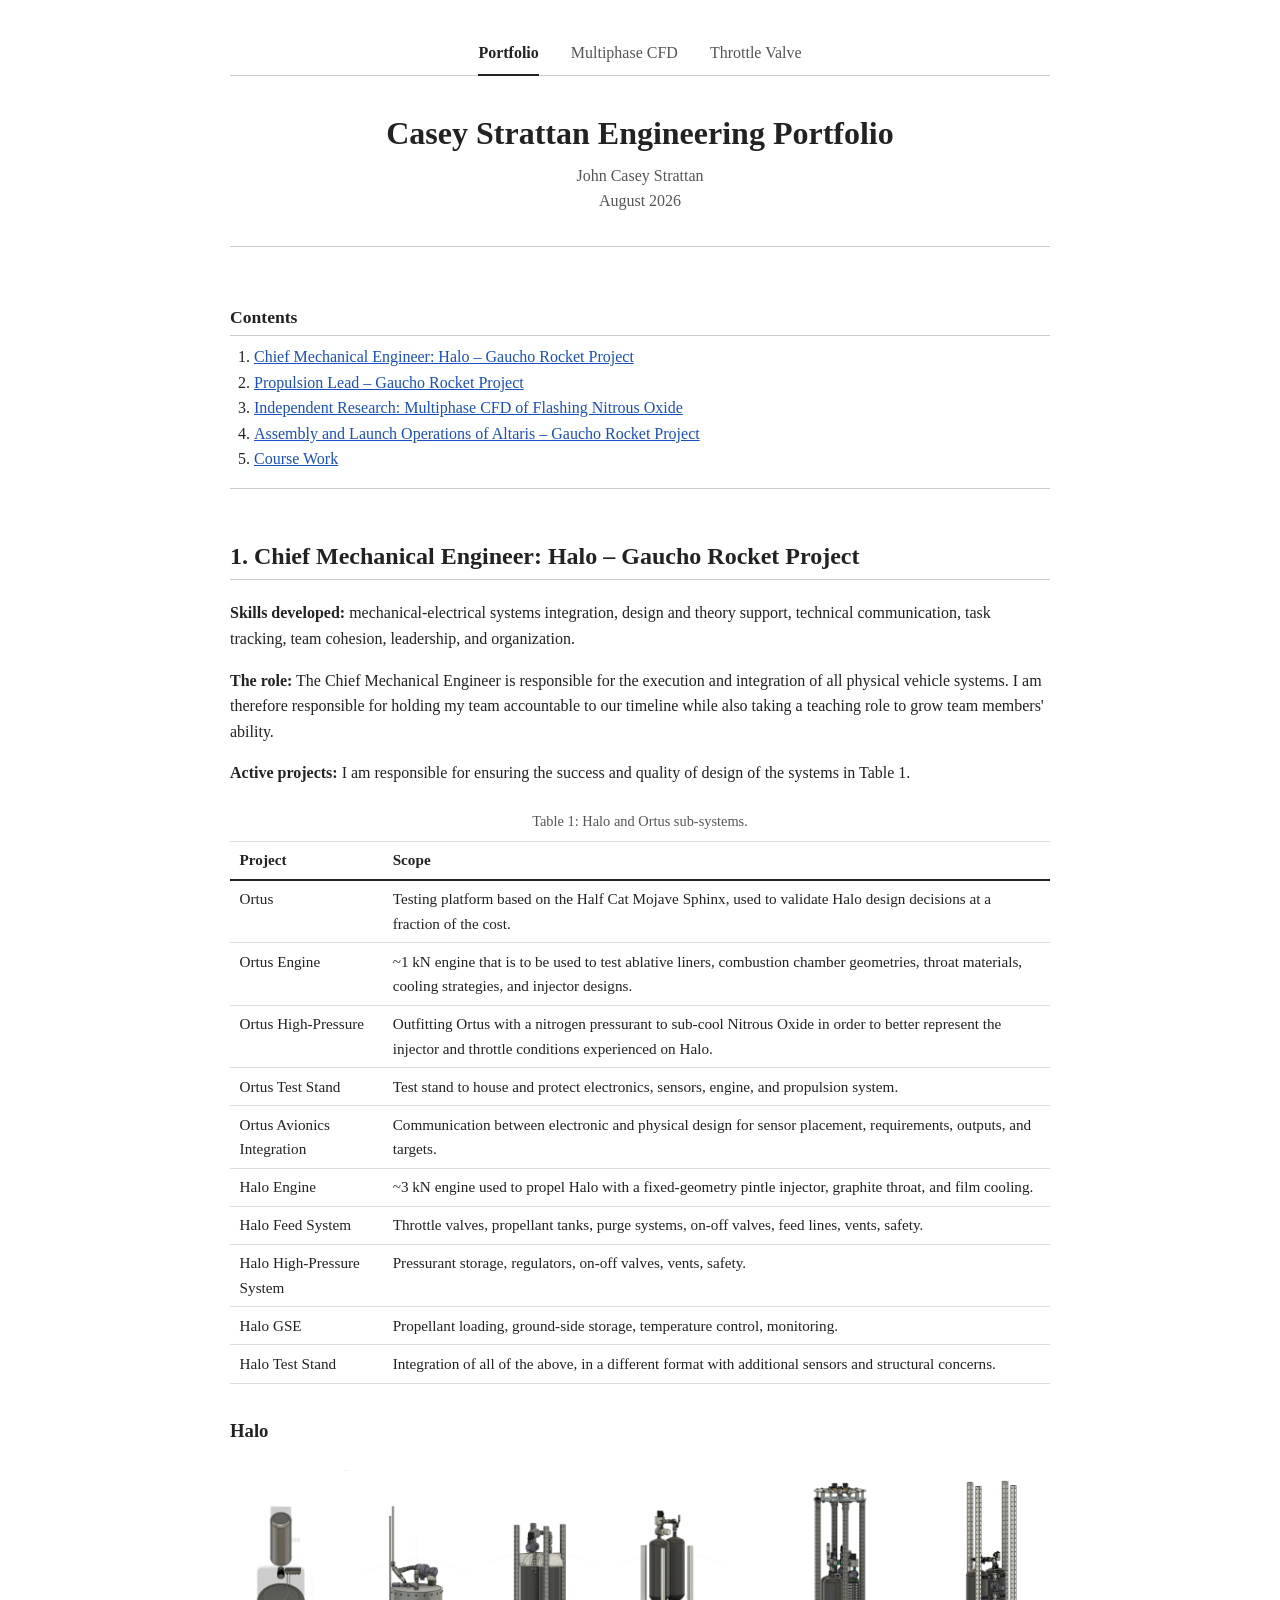
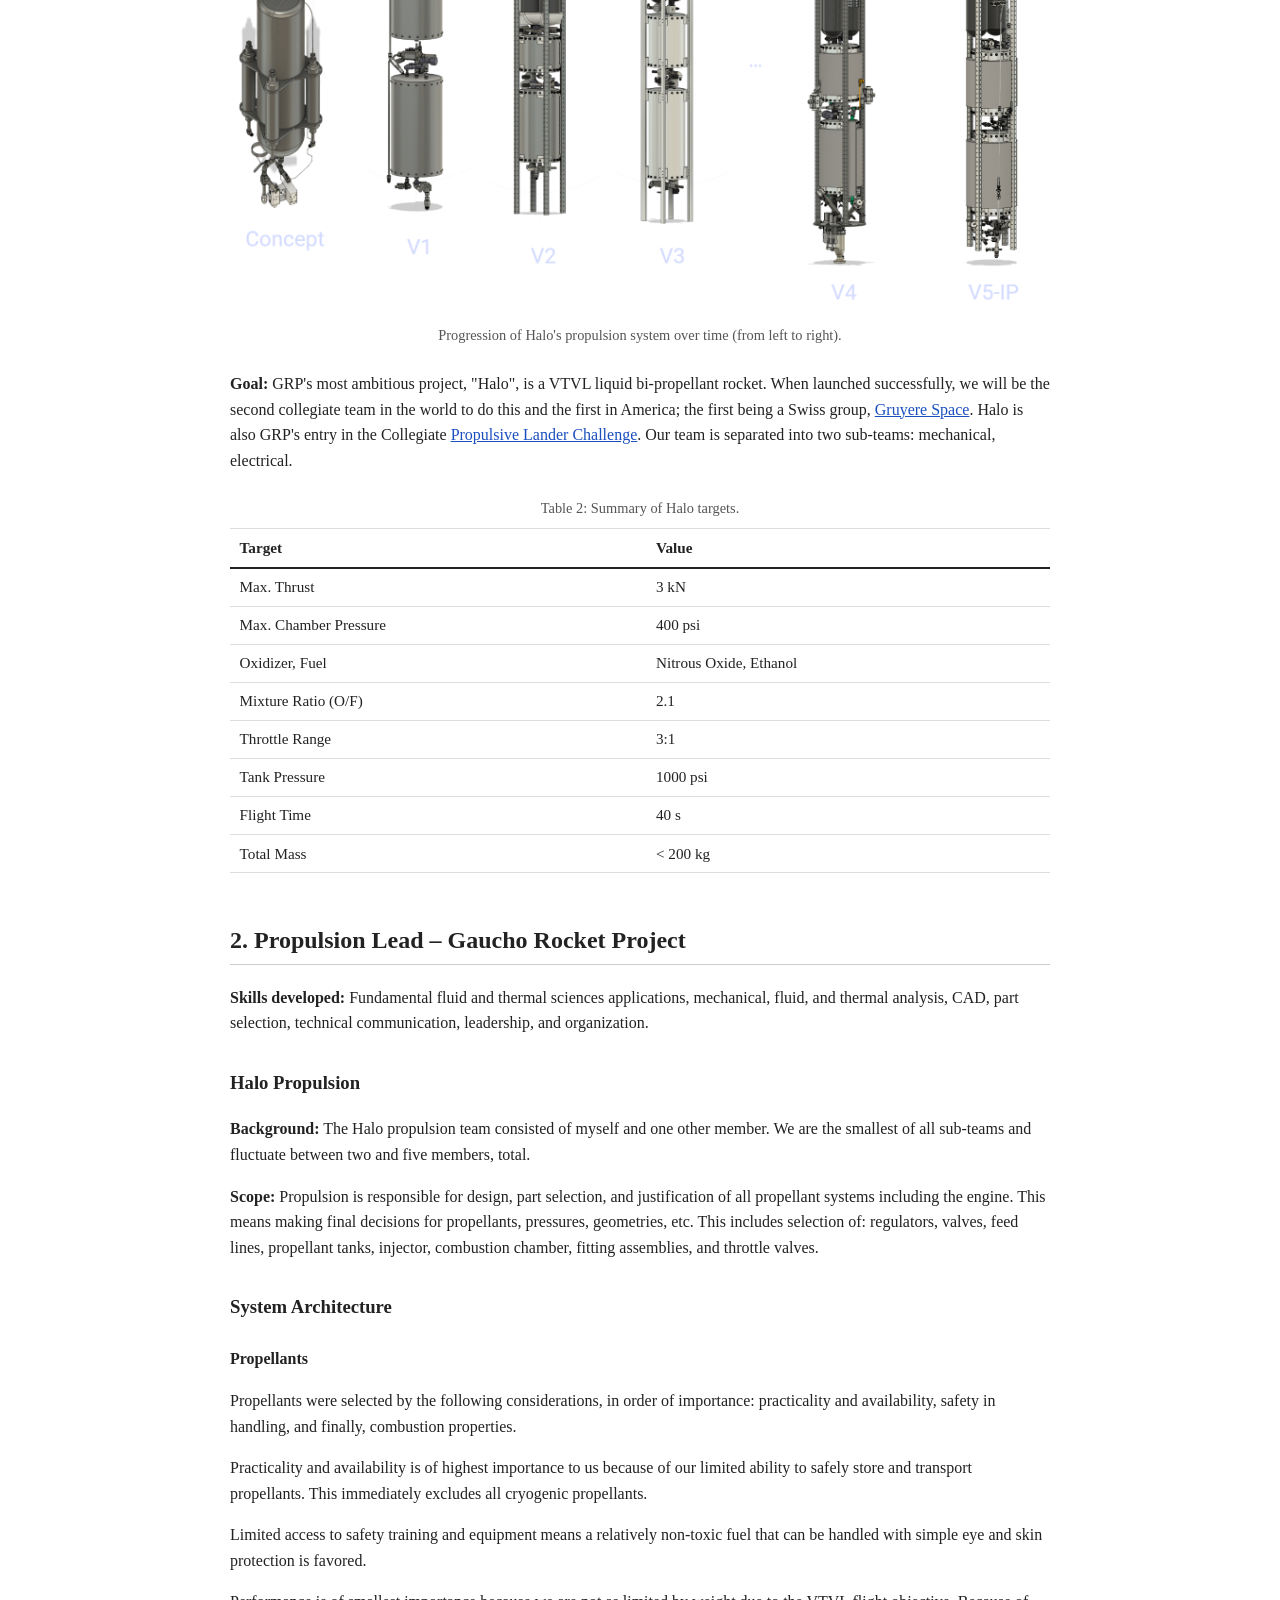
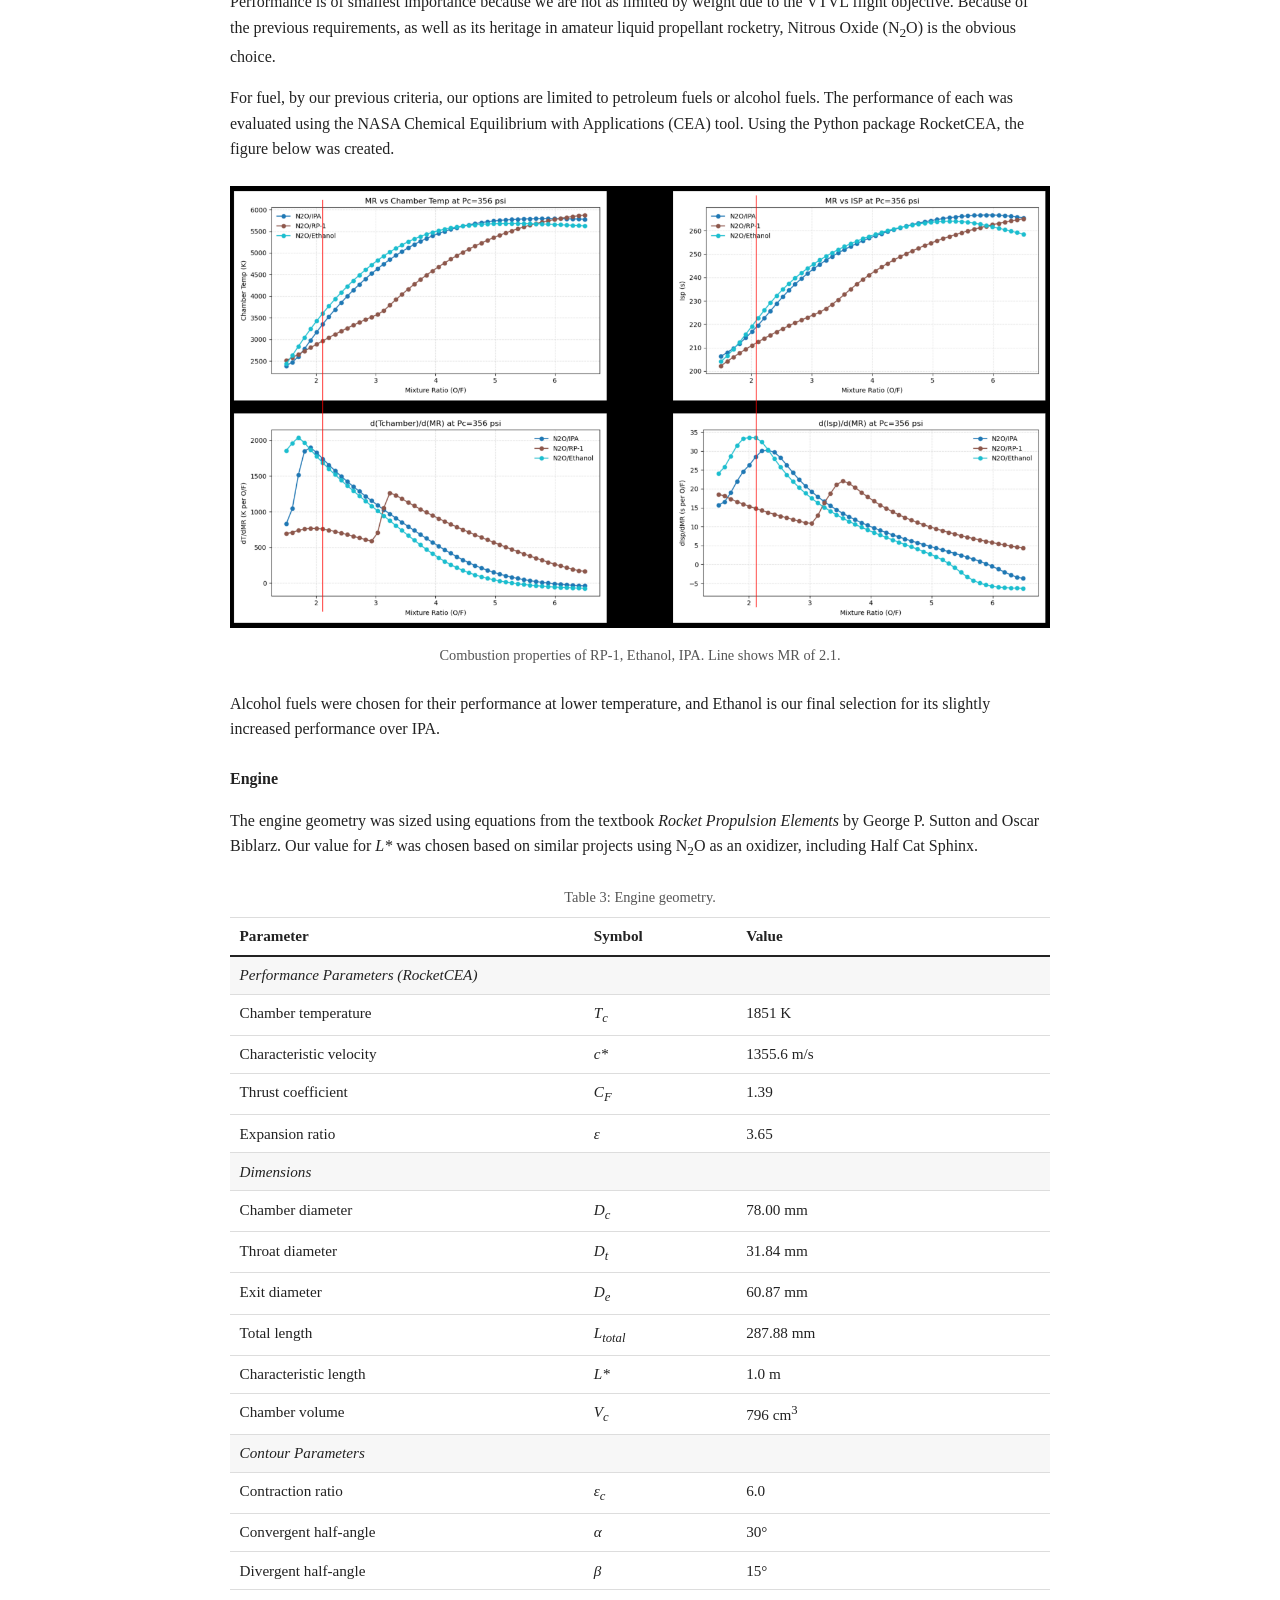
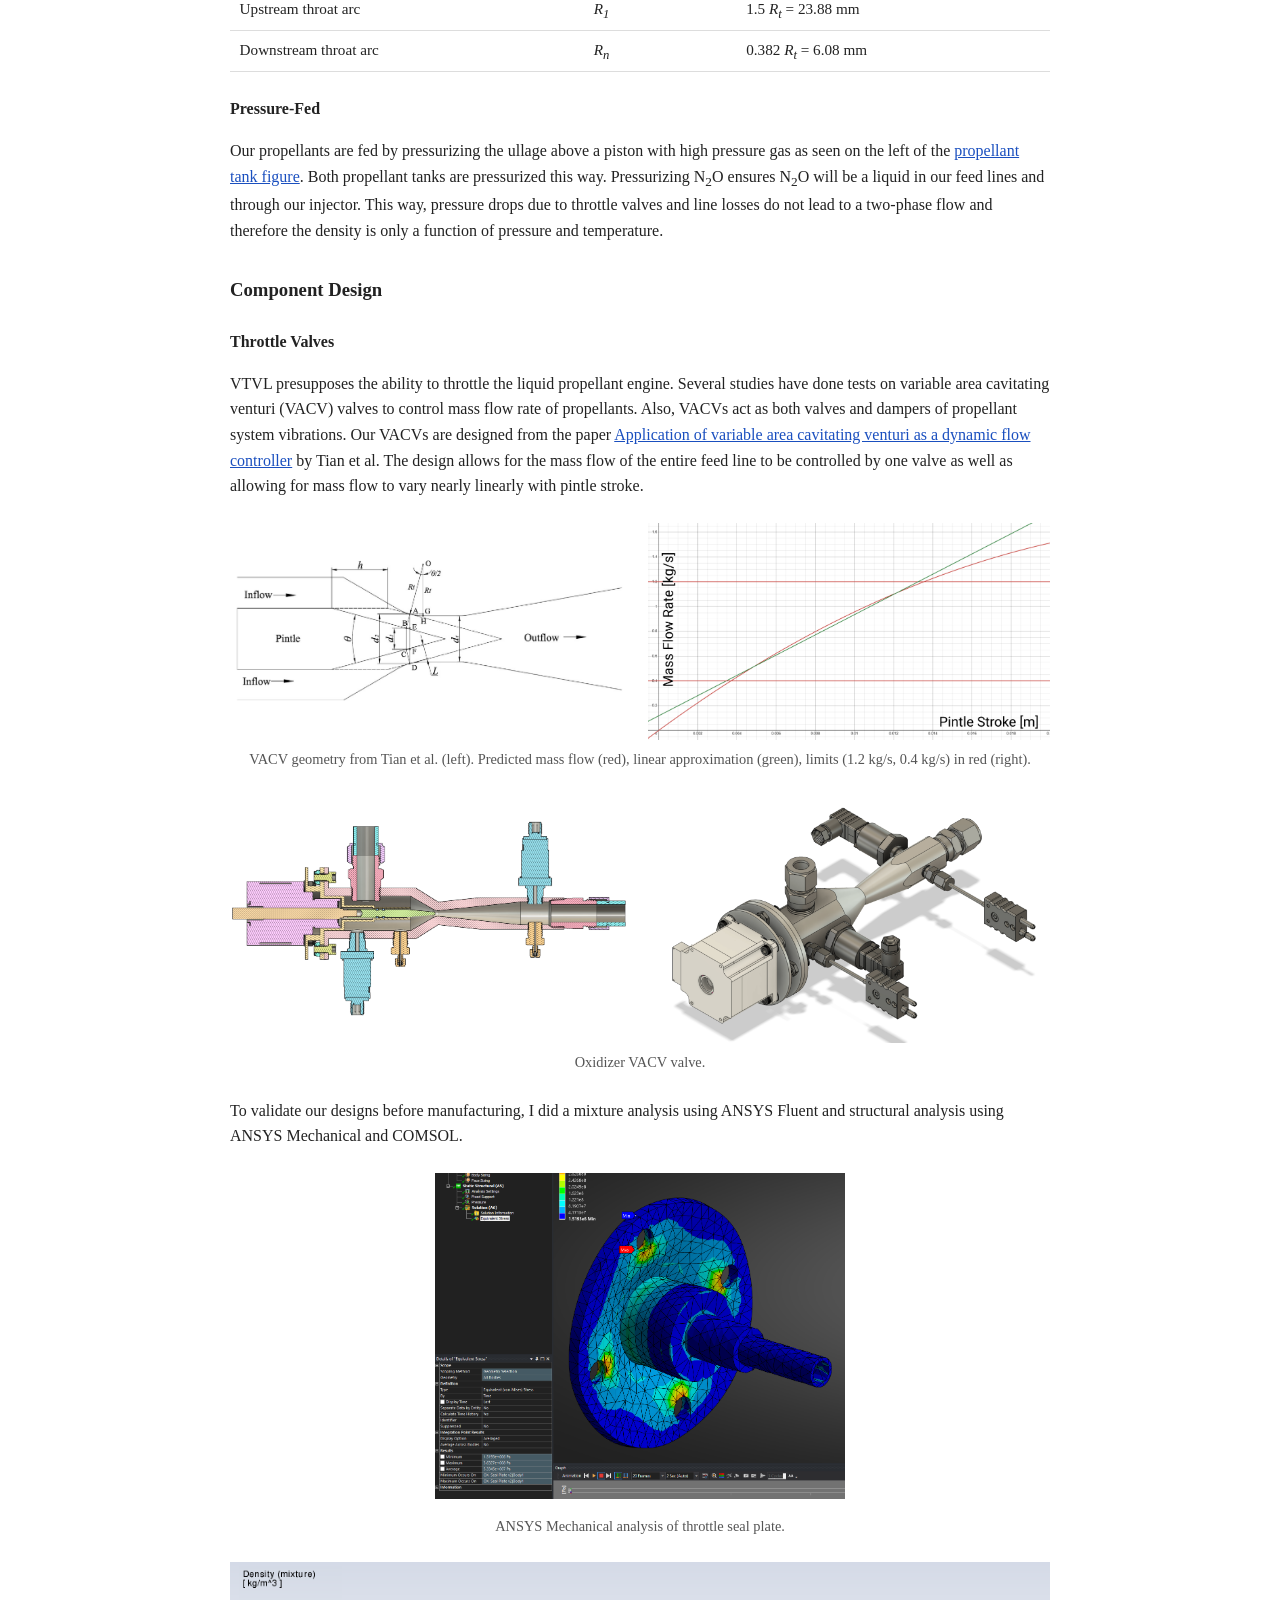
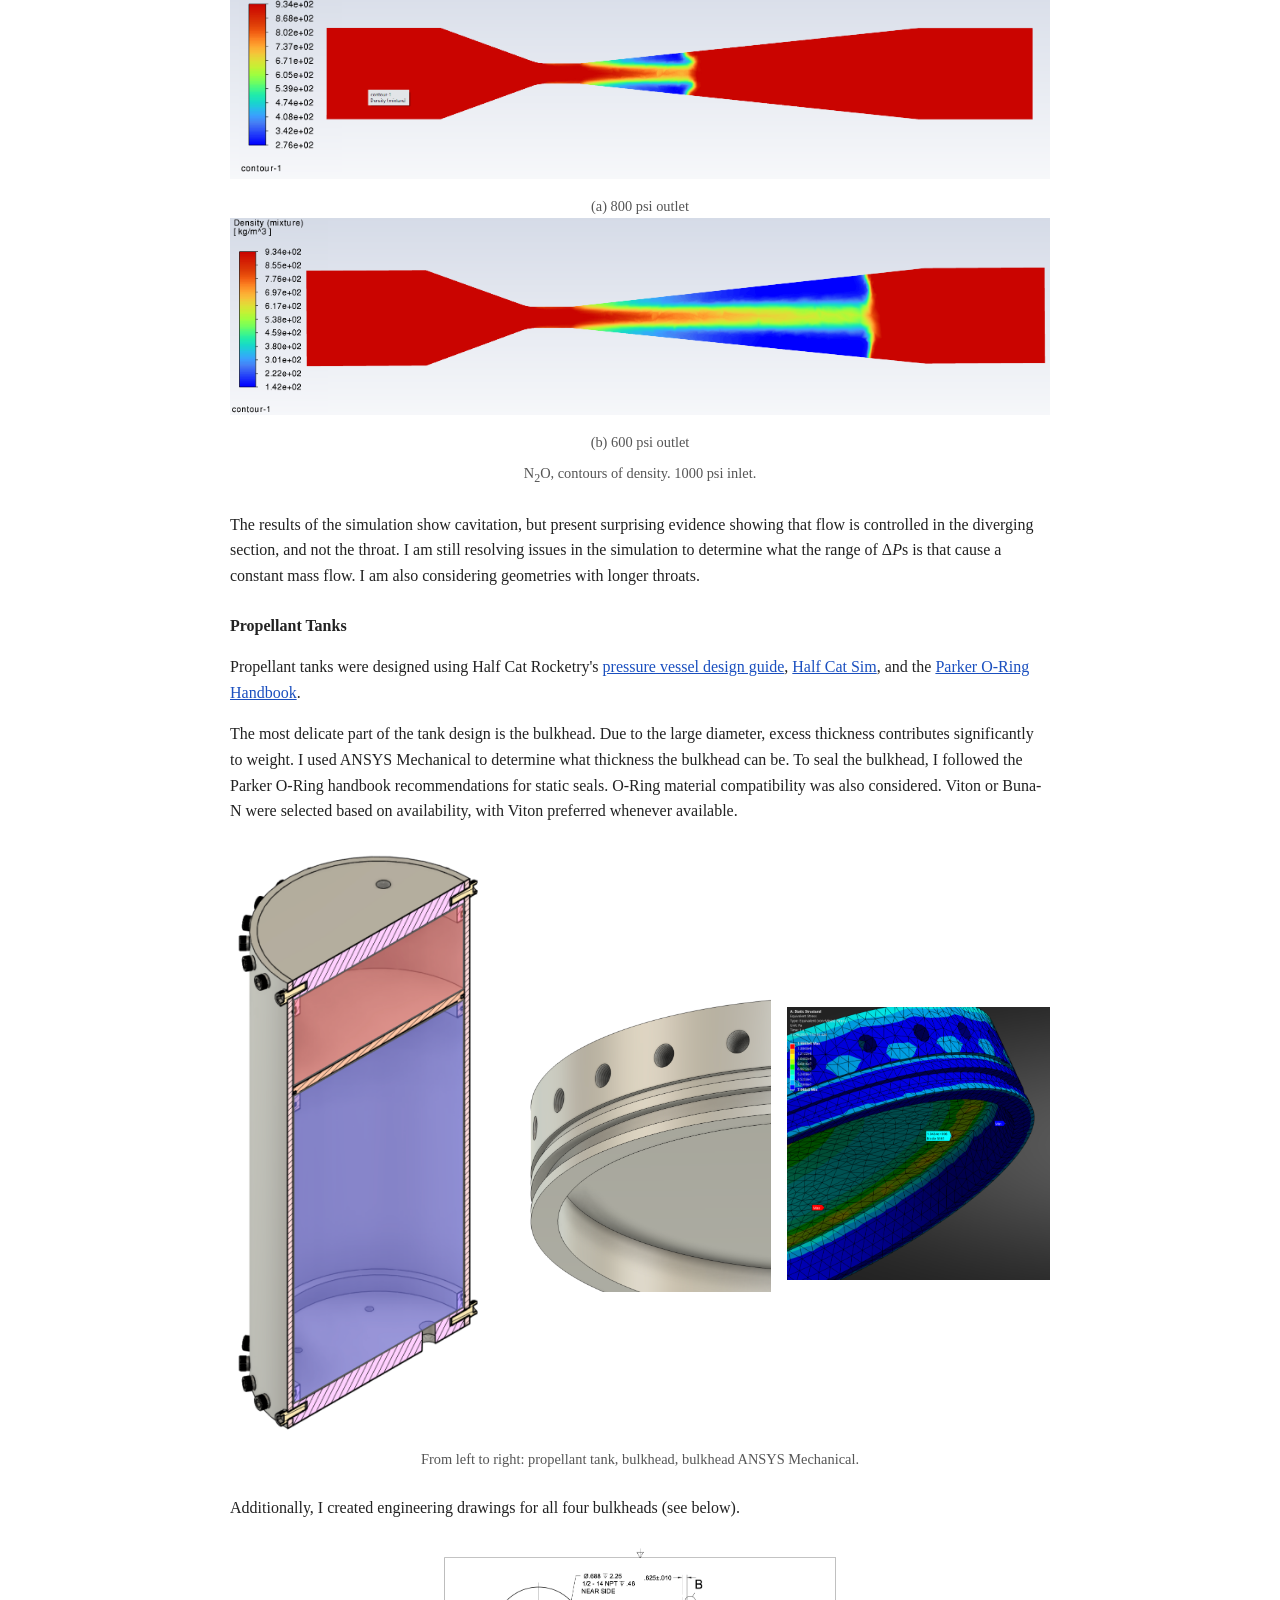
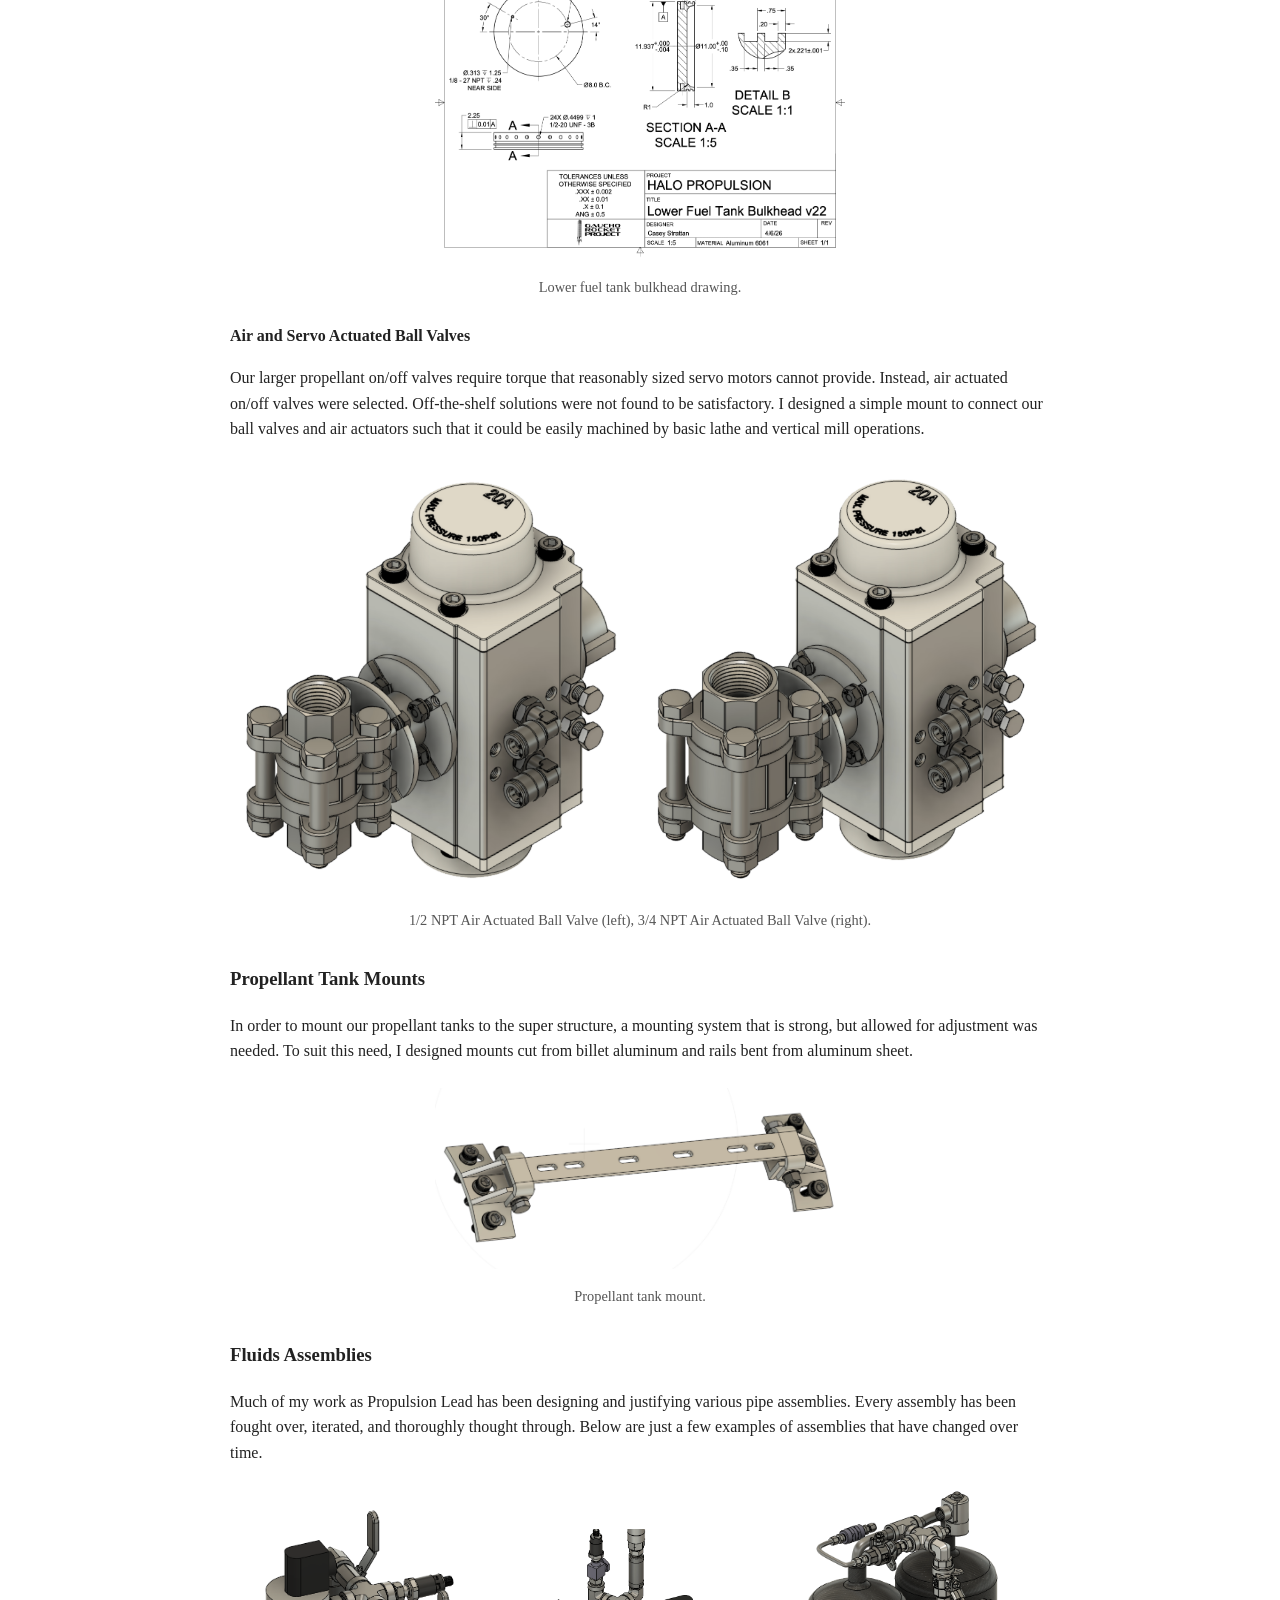
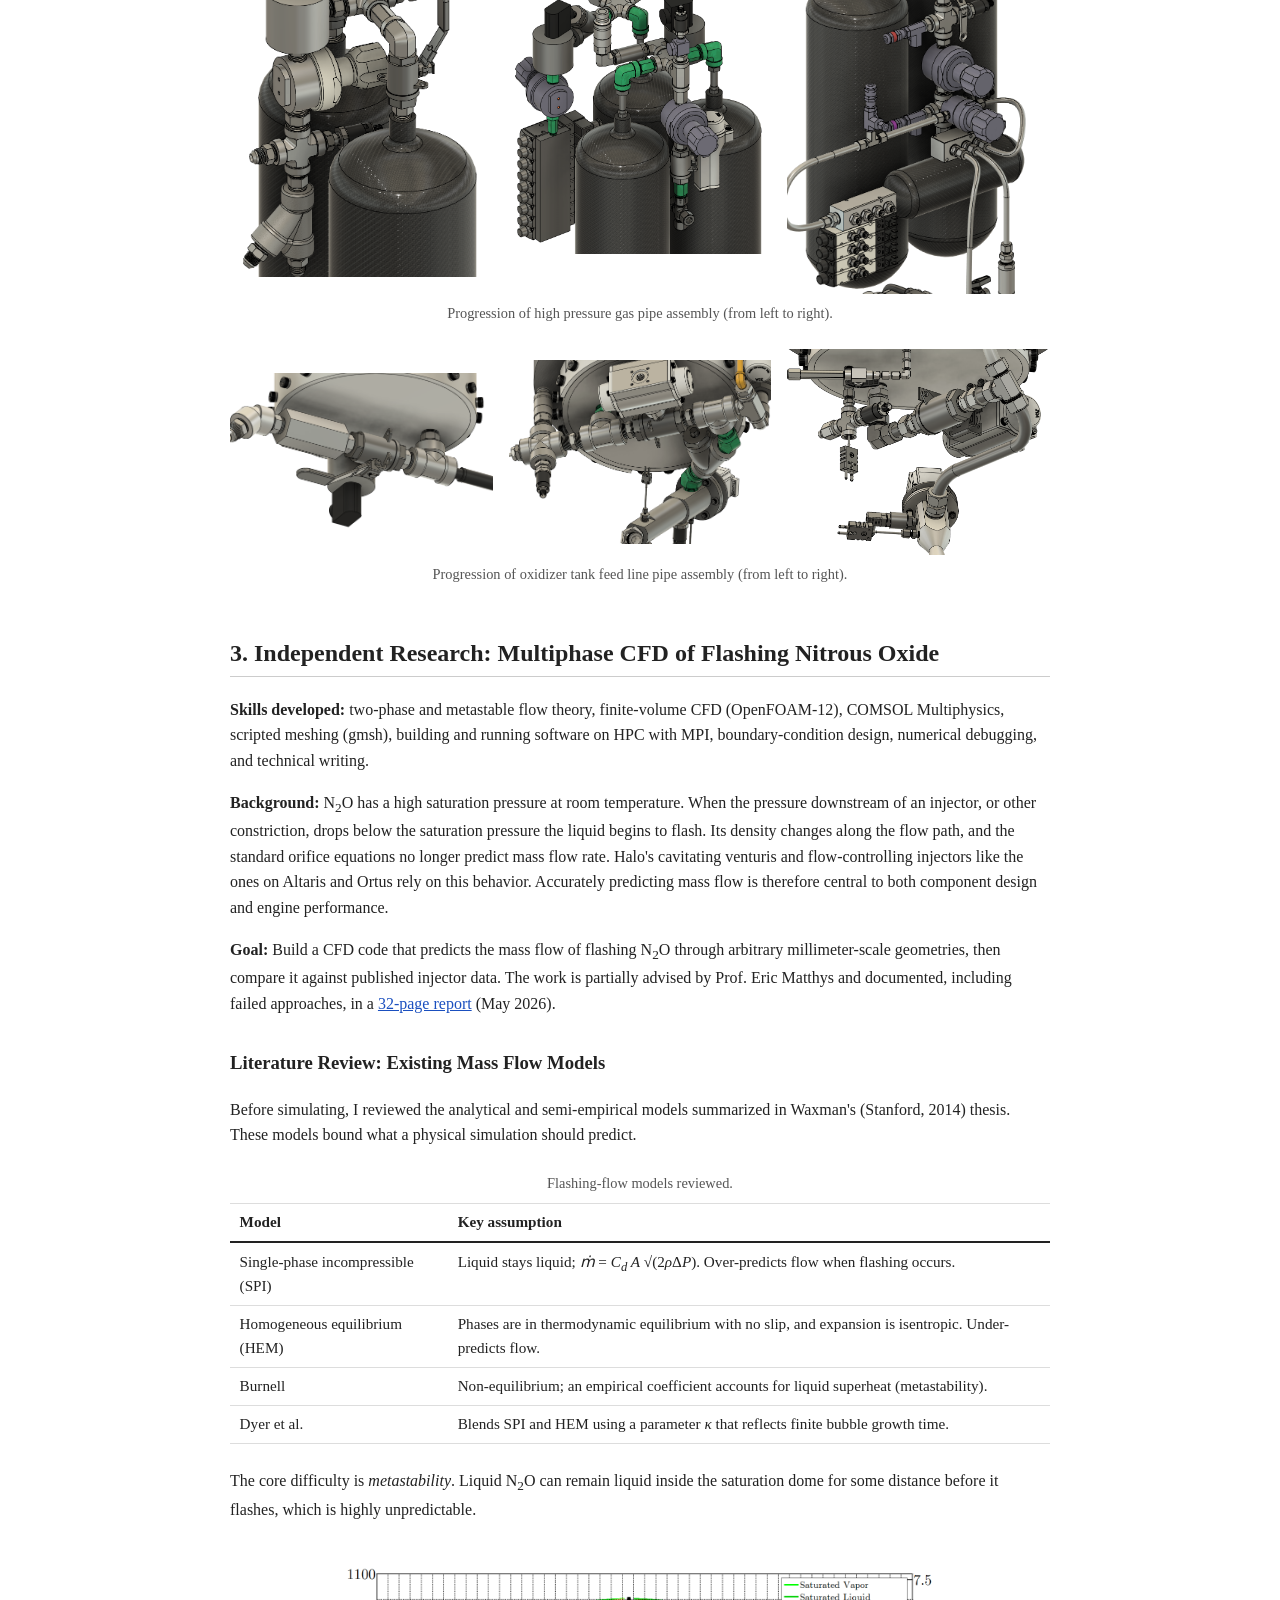
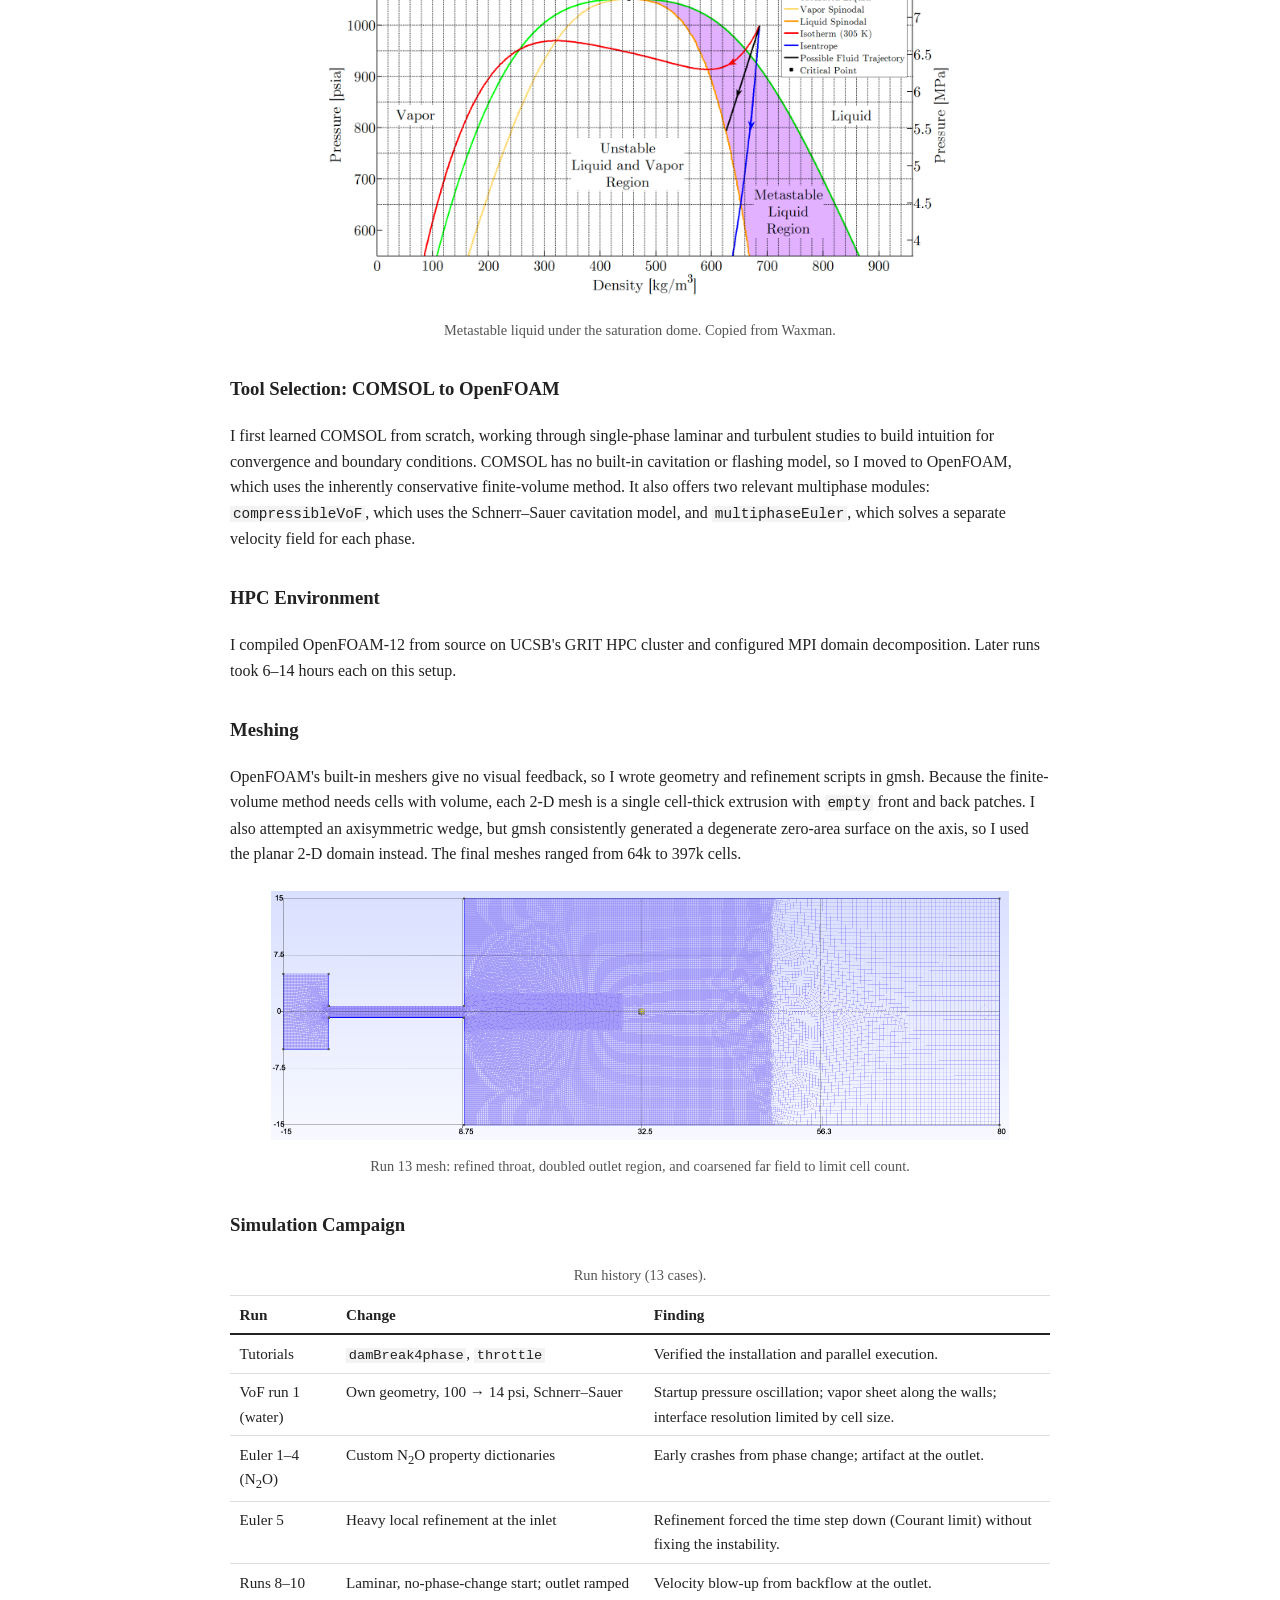
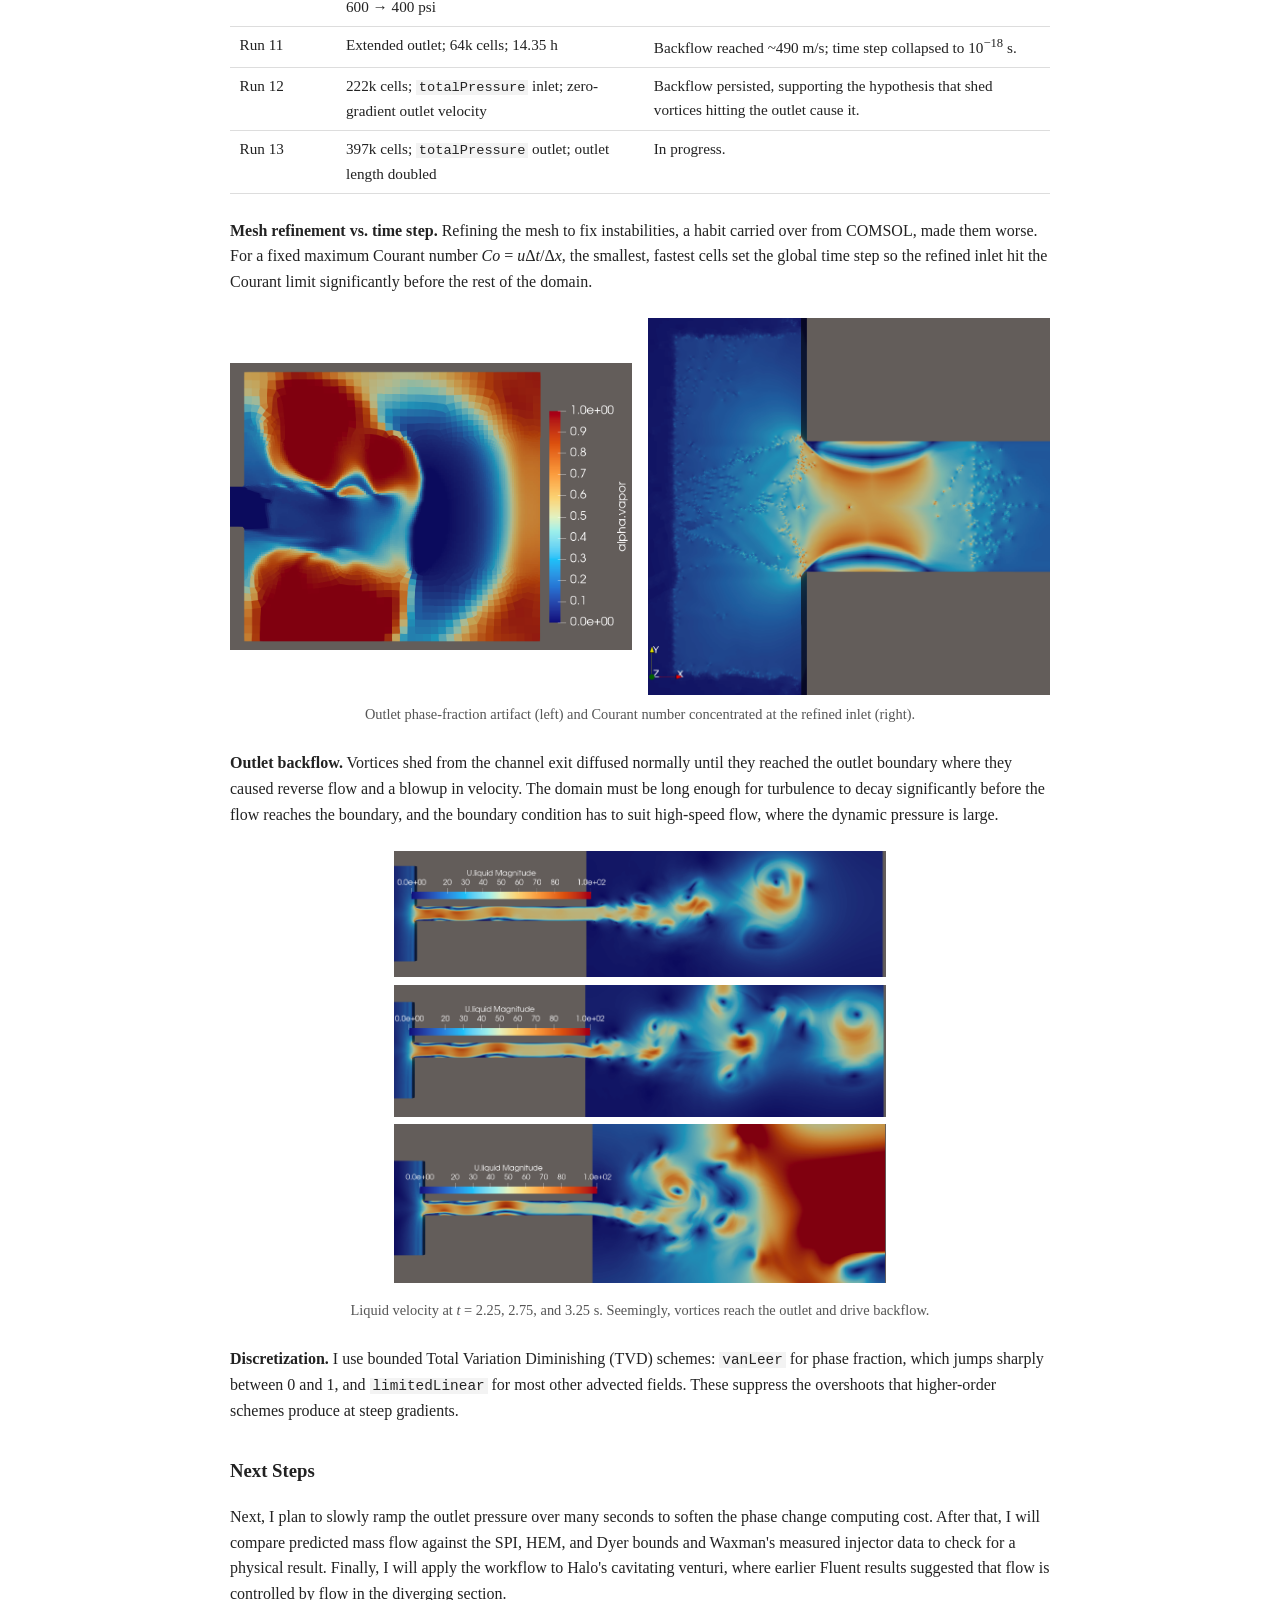
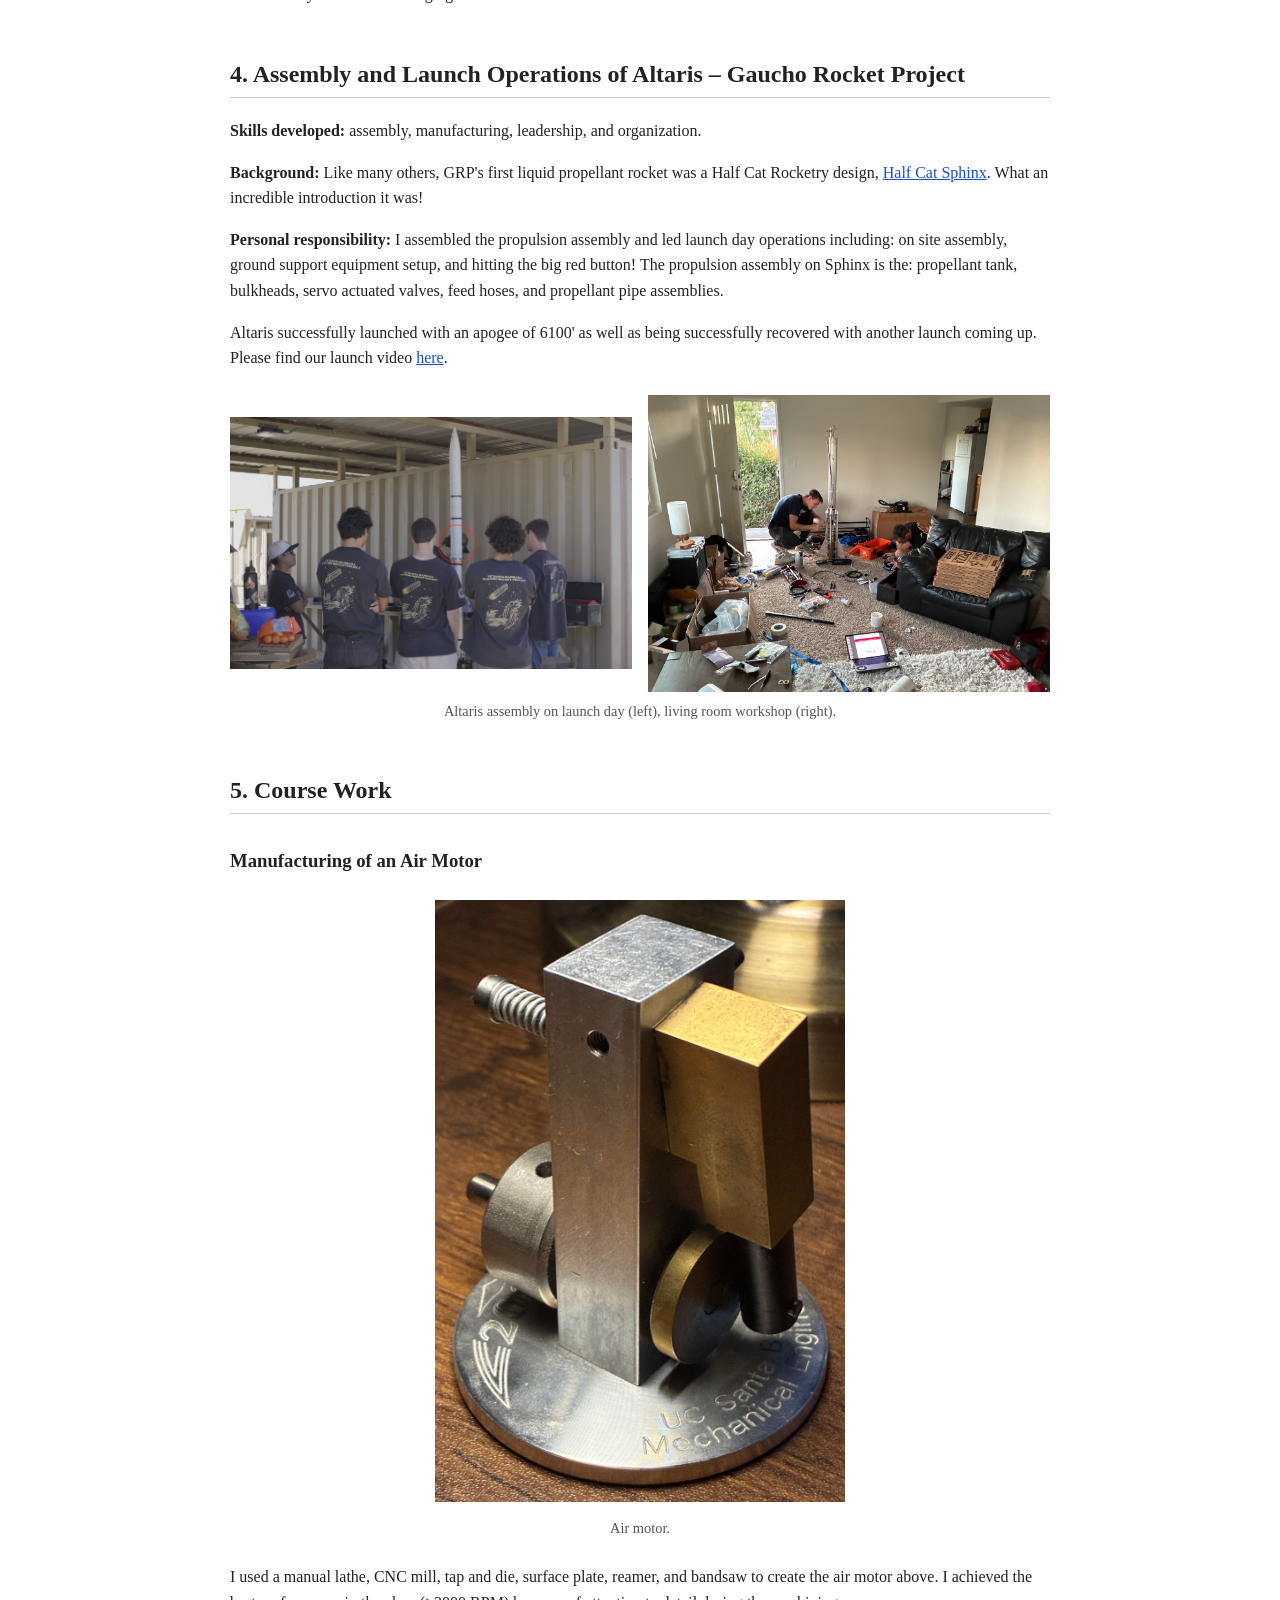
<file: index.html>
<!DOCTYPE html>
<html lang="en">
<head>
  <meta charset="UTF-8">
  <meta name="viewport" content="width=device-width, initial-scale=1.0">
  <title>Casey Strattan – Engineering Portfolio</title>
  <link rel="stylesheet" href="style.css">
</head>
<body>

<nav class="tabs">
  <a href="index.html" aria-current="page">Portfolio</a>
  <a href="multiphase-cfd.html">Multiphase CFD</a>
  <a href="throttle-valve.html">Throttle Valve</a>
</nav>

<header>
  <h1>Casey Strattan Engineering Portfolio</h1>
  <p>John Casey Strattan</p>
  <p>August 2026</p>
</header>

<nav>
  <h2>Contents</h2>
  <ol>
    <li><a href="#chief-mech">Chief Mechanical Engineer: Halo – Gaucho Rocket Project</a></li>
    <li><a href="#propulsion">Propulsion Lead – Gaucho Rocket Project</a></li>
    <li><a href="#cfd">Independent Research: Multiphase CFD of Flashing Nitrous Oxide</a></li>
    <li><a href="#altaris">Assembly and Launch Operations of Altaris – Gaucho Rocket Project</a></li>
    <li><a href="#coursework">Course Work</a></li>
  </ol>
</nav>

<!-- ============================================================ -->
<section id="chief-mech">
  <h2>1. Chief Mechanical Engineer: Halo – Gaucho Rocket Project</h2>

  <p><strong>Skills developed:</strong> mechanical-electrical systems integration, design and theory support, technical communication, task tracking, team cohesion, leadership, and organization.</p>

  <p><strong>The role:</strong> The Chief Mechanical Engineer is responsible for the execution and integration of all physical vehicle systems. I am therefore responsible for holding my team accountable to our timeline while also taking a teaching role to grow team members' ability.</p>

  <p><strong>Active projects:</strong> I am responsible for ensuring the success and quality of design of the systems in Table 1.</p>

  <table>
    <caption>Table 1: Halo and Ortus sub-systems.</caption>
    <thead>
      <tr><th>Project</th><th>Scope</th></tr>
    </thead>
    <tbody>
      <tr><td>Ortus</td><td>Testing platform based on the Half Cat Mojave Sphinx, used to validate Halo design decisions at a fraction of the cost.</td></tr>
      <tr><td>Ortus Engine</td><td>~1 kN engine that is to be used to test ablative liners, combustion chamber geometries, throat materials, cooling strategies, and injector designs.</td></tr>
      <tr><td>Ortus High-Pressure</td><td>Outfitting Ortus with a nitrogen pressurant to sub-cool Nitrous Oxide in order to better represent the injector and throttle conditions experienced on Halo.</td></tr>
      <tr><td>Ortus Test Stand</td><td>Test stand to house and protect electronics, sensors, engine, and propulsion system.</td></tr>
      <tr><td>Ortus Avionics Integration</td><td>Communication between electronic and physical design for sensor placement, requirements, outputs, and targets.</td></tr>
      <tr><td>Halo Engine</td><td>~3 kN engine used to propel Halo with a fixed-geometry pintle injector, graphite throat, and film cooling.</td></tr>
      <tr><td>Halo Feed System</td><td>Throttle valves, propellant tanks, purge systems, on-off valves, feed lines, vents, safety.</td></tr>
      <tr><td>Halo High-Pressure System</td><td>Pressurant storage, regulators, on-off valves, vents, safety.</td></tr>
      <tr><td>Halo GSE</td><td>Propellant loading, ground-side storage, temperature control, monitoring.</td></tr>
      <tr><td>Halo Test Stand</td><td>Integration of all of the above, in a different format with additional sensors and structural concerns.</td></tr>
    </tbody>
  </table>

  <h3>Halo</h3>

  <figure>
    <img src="main/Halo%20Progresson.png" alt="Progression of Halo's propulsion system">
    <figcaption>Progression of Halo's propulsion system over time (from left to right).</figcaption>
  </figure>

  <p><strong>Goal:</strong> GRP's most ambitious project, "Halo", is a VTVL liquid bi-propellant rocket. When launched successfully, we will be the second collegiate team in the world to do this and the first in America; the first being a Swiss group, <a href="https://gruyerespaceprogram.ch/">Gruyere Space</a>. Halo is also GRP's entry in the Collegiate <a href="https://landerchallenge.space/">Propulsive Lander Challenge</a>. Our team is separated into two sub-teams: mechanical, electrical.</p>

  <table>
    <caption>Table 2: Summary of Halo targets.</caption>
    <thead>
      <tr><th>Target</th><th>Value</th></tr>
    </thead>
    <tbody>
      <tr><td>Max. Thrust</td><td>3 kN</td></tr>
      <tr><td>Max. Chamber Pressure</td><td>400 psi</td></tr>
      <tr><td>Oxidizer, Fuel</td><td>Nitrous Oxide, Ethanol</td></tr>
      <tr><td>Mixture Ratio (O/F)</td><td>2.1</td></tr>
      <tr><td>Throttle Range</td><td>3:1</td></tr>
      <tr><td>Tank Pressure</td><td>1000 psi</td></tr>
      <tr><td>Flight Time</td><td>40 s</td></tr>
      <tr><td>Total Mass</td><td>&lt; 200 kg</td></tr>
    </tbody>
  </table>
</section>

<!-- ============================================================ -->
<section id="propulsion">
  <h2>2. Propulsion Lead – Gaucho Rocket Project</h2>

  <p><strong>Skills developed:</strong> Fundamental fluid and thermal sciences applications, mechanical, fluid, and thermal analysis, CAD, part selection, technical communication, leadership, and organization.</p>

  <h3>Halo Propulsion</h3>

  <p><strong>Background:</strong> The Halo propulsion team consisted of myself and one other member. We are the smallest of all sub-teams and fluctuate between two and five members, total.</p>

  <p><strong>Scope:</strong> Propulsion is responsible for design, part selection, and justification of all propellant systems including the engine. This means making final decisions for propellants, pressures, geometries, etc. This includes selection of: regulators, valves, feed lines, propellant tanks, injector, combustion chamber, fitting assemblies, and throttle valves.</p>

  <h3>System Architecture</h3>

  <h4>Propellants</h4>
  <p>Propellants were selected by the following considerations, in order of importance: practicality and availability, safety in handling, and finally, combustion properties.</p>
  <p>Practicality and availability is of highest importance to us because of our limited ability to safely store and transport propellants. This immediately excludes all cryogenic propellants.</p>
  <p>Limited access to safety training and equipment means a relatively non-toxic fuel that can be handled with simple eye and skin protection is favored.</p>
  <p>Performance is of smallest importance because we are not as limited by weight due to the VTVL flight objective. Because of the previous requirements, as well as its heritage in amateur liquid propellant rocketry, Nitrous Oxide (N<sub>2</sub>O) is the obvious choice.</p>
  <p>For fuel, by our previous criteria, our options are limited to petroleum fuels or alcohol fuels. The performance of each was evaluated using the NASA Chemical Equilibrium with Applications (CEA) tool. Using the Python package RocketCEA, the figure below was created.</p>

  <figure>
    <img src="main/Screenshot%202026-02-24%20at%2013.46.35.png" alt="Combustion properties of RP-1, Ethanol, IPA">
    <figcaption>Combustion properties of RP-1, Ethanol, IPA. Line shows MR of 2.1.</figcaption>
  </figure>

  <p>Alcohol fuels were chosen for their performance at lower temperature, and Ethanol is our final selection for its slightly increased performance over IPA.</p>

  <h4>Engine</h4>
  <p>The engine geometry was sized using equations from the textbook <em>Rocket Propulsion Elements</em> by George P. Sutton and Oscar Biblarz. Our value for <i>L*</i> was chosen based on similar projects using N<sub>2</sub>O as an oxidizer, including Half Cat Sphinx.</p>

  <table>
    <caption>Table 3: Engine geometry.</caption>
    <thead>
      <tr><th>Parameter</th><th>Symbol</th><th>Value</th></tr>
    </thead>
    <tbody>
      <tr><td class="group" colspan="3">Performance Parameters (RocketCEA)</td></tr>
      <tr><td>Chamber temperature</td><td><i>T<sub>c</sub></i></td><td>1851 K</td></tr>
      <tr><td>Characteristic velocity</td><td><i>c*</i></td><td>1355.6 m/s</td></tr>
      <tr><td>Thrust coefficient</td><td><i>C<sub>F</sub></i></td><td>1.39</td></tr>
      <tr><td>Expansion ratio</td><td><i>ε</i></td><td>3.65</td></tr>
      <tr><td class="group" colspan="3">Dimensions</td></tr>
      <tr><td>Chamber diameter</td><td><i>D<sub>c</sub></i></td><td>78.00 mm</td></tr>
      <tr><td>Throat diameter</td><td><i>D<sub>t</sub></i></td><td>31.84 mm</td></tr>
      <tr><td>Exit diameter</td><td><i>D<sub>e</sub></i></td><td>60.87 mm</td></tr>
      <tr><td>Total length</td><td><i>L<sub>total</sub></i></td><td>287.88 mm</td></tr>
      <tr><td>Characteristic length</td><td><i>L*</i></td><td>1.0 m</td></tr>
      <tr><td>Chamber volume</td><td><i>V<sub>c</sub></i></td><td>796 cm<sup>3</sup></td></tr>
      <tr><td class="group" colspan="3">Contour Parameters</td></tr>
      <tr><td>Contraction ratio</td><td><i>ε<sub>c</sub></i></td><td>6.0</td></tr>
      <tr><td>Convergent half-angle</td><td><i>α</i></td><td>30°</td></tr>
      <tr><td>Divergent half-angle</td><td><i>β</i></td><td>15°</td></tr>
      <tr><td>Upstream throat arc</td><td><i>R<sub>1</sub></i></td><td>1.5 <i>R<sub>t</sub></i> = 23.88 mm</td></tr>
      <tr><td>Downstream throat arc</td><td><i>R<sub>n</sub></i></td><td>0.382 <i>R<sub>t</sub></i> = 6.08 mm</td></tr>
    </tbody>
  </table>

  <h4>Pressure-Fed</h4>
  <p>Our propellants are fed by pressurizing the ullage above a piston with high pressure gas as seen on the left of the <a href="#fig-tanks">propellant tank figure</a>. Both propellant tanks are pressurized this way. Pressurizing N<sub>2</sub>O ensures N<sub>2</sub>O will be a liquid in our feed lines and through our injector. This way, pressure drops due to throttle valves and line losses do not lead to a two-phase flow and therefore the density is only a function of pressure and temperature.</p>

  <h3>Component Design</h3>

  <h4>Throttle Valves</h4>
  <p>VTVL presupposes the ability to throttle the liquid propellant engine. Several studies have done tests on variable area cavitating venturi (VACV) valves to control mass flow rate of propellants. Also, VACVs act as both valves and dampers of propellant system vibrations. Our VACVs are designed from the paper <a href="https://www.sciencedirect.com/science/article/pii/S0955598614000582">Application of variable area cavitating venturi as a dynamic flow controller</a> by Tian et al. The design allows for the mass flow of the entire feed line to be controlled by one valve as well as allowing for mass flow to vary nearly linearly with pintle stroke.</p>

  <figure>
    <div class="row">
      <img src="main/Throttle%20Valve%20Geom..png" alt="VACV geometry from Tian et al.">
      <img src="main/Throttle%20Valve%20Graph.png" alt="Predicted mass flow vs. pintle stroke">
    </div>
    <figcaption>VACV geometry from Tian et al. (left). Predicted mass flow (red), linear approximation (green), limits (1.2 kg/s, 0.4 kg/s) in red (right).</figcaption>
  </figure>

  <figure>
    <div class="row">
      <img src="main/Throttle%20Valve%202D.png" alt="Oxidizer VACV valve, 2D">
      <img src="main/Throttle%20Valve%203D.png" alt="Oxidizer VACV valve, 3D">
    </div>
    <figcaption>Oxidizer VACV valve.</figcaption>
  </figure>

  <p>To validate our designs before manufacturing, I did a mixture analysis using ANSYS Fluent and structural analysis using ANSYS Mechanical and COMSOL.</p>

  <figure class="small">
    <img src="main/Venturi%20Seal%20Plate%20FEA.png" alt="ANSYS Mechanical analysis of throttle seal plate">
    <figcaption>ANSYS Mechanical analysis of throttle seal plate.</figcaption>
  </figure>

  <figure>
    <img src="main/Density%20Contours%20800%20psi%20out%2C%20geom.%201.png" alt="Density contours, 800 psi outlet">
    <figcaption>(a) 800 psi outlet</figcaption>
    <img src="main/Density%20Contours%20600%20psi%20out%2C%20geom.%201.png" alt="Density contours, 600 psi outlet">
    <figcaption>(b) 600 psi outlet</figcaption>
    <figcaption>N<sub>2</sub>O, contours of density. 1000 psi inlet.</figcaption>
  </figure>

  <p>The results of the simulation show cavitation, but present surprising evidence showing that flow is controlled in the diverging section, and not the throat. I am still resolving issues in the simulation to determine what the range of Δ<i>P</i>s is that cause a constant mass flow. I am also considering geometries with longer throats.</p>

  <h4>Propellant Tanks</h4>
  <p>Propellant tanks were designed using Half Cat Rocketry's <a href="https://www.halfcatrocketry.com/propellant-tank">pressure vessel design guide</a>, <a href="https://www.halfcatrocketry.com/halfcatsim">Half Cat Sim</a>, and the <a href="https://www.parker.com/content/dam/Parker-com/Literature/O-Ring-Division-Literature/ORD-5700.pdf">Parker O-Ring Handbook</a>.</p>
  <p>The most delicate part of the tank design is the bulkhead. Due to the large diameter, excess thickness contributes significantly to weight. I used ANSYS Mechanical to determine what thickness the bulkhead can be. To seal the bulkhead, I followed the Parker O-Ring handbook recommendations for static seals. O-Ring material compatibility was also considered. Viton or Buna-N were selected based on availability, with Viton preferred whenever available.</p>

  <figure id="fig-tanks">
    <div class="row">
      <img src="main/Screenshot%202026-02-24%20at%2014.37.14.png" alt="Propellant tank">
      <img src="main/Screenshot%202026-02-24%20at%2015.42.40.png" alt="Bulkhead">
      <img src="main/Screenshot%202026-02-24%20at%2015.29.55.png" alt="Bulkhead ANSYS Mechanical">
    </div>
    <figcaption>From left to right: propellant tank, bulkhead, bulkhead ANSYS Mechanical.</figcaption>
  </figure>

  <p>Additionally, I created engineering drawings for all four bulkheads (see below).</p>

  <figure class="small">
    <img src="main/Bulkhead%20Drawing.png" alt="Lower fuel tank bulkhead drawing">
    <figcaption>Lower fuel tank bulkhead drawing.</figcaption>
  </figure>

  <h4>Air and Servo Actuated Ball Valves</h4>
  <p>Our larger propellant on/off valves require torque that reasonably sized servo motors cannot provide. Instead, air actuated on/off valves were selected. Off-the-shelf solutions were not found to be satisfactory. I designed a simple mount to connect our ball valves and air actuators such that it could be easily machined by basic lathe and vertical mill operations.</p>

  <figure>
    <div class="row">
      <img src="main/1%3A2%20inch%20ball%20valve.png" alt="1/2 NPT air actuated ball valve">
      <img src="main/3%3A4%20inch%20ball%20valve.png" alt="3/4 NPT air actuated ball valve">
    </div>
    <figcaption>1/2 NPT Air Actuated Ball Valve (left), 3/4 NPT Air Actuated Ball Valve (right).</figcaption>
  </figure>

  <h3>Propellant Tank Mounts</h3>
  <p>In order to mount our propellant tanks to the super structure, a mounting system that is strong, but allowed for adjustment was needed. To suit this need, I designed mounts cut from billet aluminum and rails bent from aluminum sheet.</p>

  <figure class="small">
    <img src="main/Tank%20Mount.png" alt="Propellant tank mount">
    <figcaption>Propellant tank mount.</figcaption>
  </figure>

  <h3>Fluids Assemblies</h3>
  <p>Much of my work as Propulsion Lead has been designing and justifying various pipe assemblies. Every assembly has been fought over, iterated, and thoroughly thought through. Below are just a few examples of assemblies that have changed over time.</p>

  <figure>
    <div class="row">
      <img src="main/HP%20Assy.%20V3.png" alt="High pressure assembly V3">
      <img src="main/HP%20Assy.%20V4.png" alt="High pressure assembly V4">
      <img src="main/HP%20Assy.%20V5.png" alt="High pressure assembly V5">
    </div>
    <figcaption>Progression of high pressure gas pipe assembly (from left to right).</figcaption>
  </figure>

  <figure>
    <div class="row">
      <img src="main/Ox.%20Drain%20V3.png" alt="Oxidizer feed line V3">
      <img src="main/Ox.%20Drain%20V4.png" alt="Oxidizer feed line V4">
      <img src="main/Ox.%20Drain%20V5.png" alt="Oxidizer feed line V5">
    </div>
    <figcaption>Progression of oxidizer tank feed line pipe assembly (from left to right).</figcaption>
  </figure>
</section>

<!-- ============================================================ -->
<section id="cfd">
  <h2>3. Independent Research: Multiphase CFD of Flashing Nitrous Oxide</h2>

  <p><strong>Skills developed:</strong> two-phase and metastable flow theory, finite-volume CFD (OpenFOAM-12), COMSOL Multiphysics, scripted meshing (gmsh), building and running software on HPC with MPI, boundary-condition design, numerical debugging, and technical writing.</p>

  <p><strong>Background:</strong> N<sub>2</sub>O has a high saturation pressure at room temperature. When the pressure downstream of an injector, or other constriction, drops below the saturation pressure the liquid begins to flash. Its density changes along the flow path, and the standard orifice equations no longer predict mass flow rate. Halo's cavitating venturis and flow-controlling injectors like the ones on Altaris and Ortus rely on this behavior. Accurately predicting mass flow is therefore central to both component design and engine performance.</p>

  <p><strong>Goal:</strong> Build a CFD code that predicts the mass flow of flashing N<sub>2</sub>O through arbitrary millimeter-scale geometries, then compare it against published injector data. The work is partially advised by Prof. Eric Matthys and documented, including failed approaches, in a <a href="multiphase-cfd.html">32-page report</a> (May 2026).</p>

  <h3>Literature Review: Existing Mass Flow Models</h3>
  <p>Before simulating, I reviewed the analytical and semi-empirical models summarized in Waxman's (Stanford, 2014) thesis. These models bound what a physical simulation should predict.</p>

  <table>
    <caption>Flashing-flow models reviewed.</caption>
    <thead>
      <tr><th>Model</th><th>Key assumption</th></tr>
    </thead>
    <tbody>
      <tr><td>Single-phase incompressible (SPI)</td><td>Liquid stays liquid; <i>ṁ</i> = <i>C<sub>d</sub> A</i> √(2<i>ρ</i>Δ<i>P</i>). Over-predicts flow when flashing occurs.</td></tr>
      <tr><td>Homogeneous equilibrium (HEM)</td><td>Phases are in thermodynamic equilibrium with no slip, and expansion is isentropic. Under-predicts flow.</td></tr>
      <tr><td>Burnell</td><td>Non-equilibrium; an empirical coefficient accounts for liquid superheat (metastability).</td></tr>
      <tr><td>Dyer et al.</td><td>Blends SPI and HEM using a parameter <i>κ</i> that reflects finite bubble growth time.</td></tr>
    </tbody>
  </table>

  <p>The core difficulty is <em>metastability</em>. Liquid N<sub>2</sub>O can remain liquid inside the saturation dome for some distance before it flashes, which is highly unpredictable.</p>

  <figure>
    <img src="main/waxman_metastable.png" alt="Metastable liquid under the saturation dome" style="max-width: 80%;">
    <figcaption>Metastable liquid under the saturation dome. Copied from Waxman.</figcaption>
  </figure>

  <h3>Tool Selection: COMSOL to OpenFOAM</h3>
  <p>I first learned COMSOL from scratch, working through single-phase laminar and turbulent studies to build intuition for convergence and boundary conditions. COMSOL has no built-in cavitation or flashing model, so I moved to OpenFOAM, which uses the inherently conservative finite-volume method. It also offers two relevant multiphase modules: <code>compressibleVoF</code>, which uses the Schnerr–Sauer cavitation model, and <code>multiphaseEuler</code>, which solves a separate velocity field for each phase.</p>

  <h3>HPC Environment</h3>
  <p>I compiled OpenFOAM-12 from source on UCSB's GRIT HPC cluster and configured MPI domain decomposition. Later runs took 6–14 hours each on this setup.</p>

  <h3>Meshing</h3>
  <p>OpenFOAM's built-in meshers give no visual feedback, so I wrote geometry and refinement scripts in gmsh. Because the finite-volume method needs cells with volume, each 2-D mesh is a single cell-thick extrusion with <code>empty</code> front and back patches. I also attempted an axisymmetric wedge, but gmsh consistently generated a degenerate zero-area surface on the axis, so I used the planar 2-D domain instead. The final meshes ranged from 64k to 397k cells.</p>

  <figure>
    <img src="main/run_13_mesh.png" alt="Run 13 mesh" style="max-width: 90%;">
    <figcaption>Run 13 mesh: refined throat, doubled outlet region, and coarsened far field to limit cell count.</figcaption>
  </figure>

  <h3>Simulation Campaign</h3>

  <table>
    <caption>Run history (13 cases).</caption>
    <thead>
      <tr><th>Run</th><th>Change</th><th>Finding</th></tr>
    </thead>
    <tbody>
      <tr><td>Tutorials</td><td><code>damBreak4phase</code>, <code>throttle</code></td><td>Verified the installation and parallel execution.</td></tr>
      <tr><td>VoF run 1 (water)</td><td>Own geometry, 100 → 14 psi, Schnerr–Sauer</td><td>Startup pressure oscillation; vapor sheet along the walls; interface resolution limited by cell size.</td></tr>
      <tr><td>Euler 1–4 (N<sub>2</sub>O)</td><td>Custom N<sub>2</sub>O property dictionaries</td><td>Early crashes from phase change; artifact at the outlet.</td></tr>
      <tr><td>Euler 5</td><td>Heavy local refinement at the inlet</td><td>Refinement forced the time step down (Courant limit) without fixing the instability.</td></tr>
      <tr><td>Runs 8–10</td><td>Laminar, no-phase-change start; outlet ramped 600 → 400 psi</td><td>Velocity blow-up from backflow at the outlet.</td></tr>
      <tr><td>Run 11</td><td>Extended outlet; 64k cells; 14.35 h</td><td>Backflow reached ~490 m/s; time step collapsed to 10<sup>−18</sup> s.</td></tr>
      <tr><td>Run 12</td><td>222k cells; <code>totalPressure</code> inlet; zero-gradient outlet velocity</td><td>Backflow persisted, supporting the hypothesis that shed vortices hitting the outlet cause it.</td></tr>
      <tr><td>Run 13</td><td>397k cells; <code>totalPressure</code> outlet; outlet length doubled</td><td>In progress.</td></tr>
    </tbody>
  </table>

  <p><strong>Mesh refinement vs. time step.</strong> Refining the mesh to fix instabilities, a habit carried over from COMSOL, made them worse. For a fixed maximum Courant number <i>Co</i> = <i>u</i>Δ<i>t</i>/Δ<i>x</i>, the smallest, fastest cells set the global time step so the refined inlet hit the Courant limit significantly before the rest of the domain.</p>

  <figure>
    <div class="row">
      <img src="main/sharp_phase_chage.png" alt="Alpha vapor">
      <img src="main/co_v5.png" alt="Courant number">
    </div>
    <figcaption>Outlet phase-fraction artifact (left) and Courant number concentrated at the refined inlet (right).</figcaption>
  </figure>

  <p><strong>Outlet backflow.</strong> Vortices shed from the channel exit diffused normally until they reached the outlet boundary where they caused reverse flow and a blowup in velocity. The domain must be long enough for turbulence to decay significantly before the flow reaches the boundary, and the boundary condition has to suit high-speed flow, where the dynamic pressure is large.</p>

  <figure>
    <img src="main/run12_2_t225.png" alt="Liquid velocity at t = 2.25 s" style="max-width: 60%;">
    <img src="main/run12_2_t275.png" alt="Liquid velocity at t = 2.75 s" style="max-width: 60%;">
    <img src="main/run12_2_t325.png" alt="Liquid velocity at t = 3.25 s" style="max-width: 60%;">
    <figcaption>Liquid velocity at <i>t</i> = 2.25, 2.75, and 3.25 s. Seemingly, vortices reach the outlet and drive backflow.</figcaption>
  </figure>

  <p><strong>Discretization.</strong> I use bounded Total Variation Diminishing (TVD) schemes: <code>vanLeer</code> for phase fraction, which jumps sharply between 0 and 1, and <code>limitedLinear</code> for most other advected fields. These suppress the overshoots that higher-order schemes produce at steep gradients.</p>

  <h3>Next Steps</h3>
  <p>Next, I plan to slowly ramp the outlet pressure over many seconds to soften the phase change computing cost. After that, I will compare predicted mass flow against the SPI, HEM, and Dyer bounds and Waxman's measured injector data to check for a physical result. Finally, I will apply the workflow to Halo's cavitating venturi, where earlier Fluent results suggested that flow is controlled by flow in the diverging section.</p>
</section>

<!-- ============================================================ -->
<section id="altaris">
  <h2>4. Assembly and Launch Operations of Altaris – Gaucho Rocket Project</h2>

  <p><strong>Skills developed:</strong> assembly, manufacturing, leadership, and organization.</p>

  <p><strong>Background:</strong> Like many others, GRP's first liquid propellant rocket was a Half Cat Rocketry design, <a href="https://www.halfcatrocketry.com/mojave-sphinx">Half Cat Sphinx</a>. What an incredible introduction it was!</p>

  <p><strong>Personal responsibility:</strong> I assembled the propulsion assembly and led launch day operations including: on site assembly, ground support equipment setup, and hitting the big red button! The propulsion assembly on Sphinx is the: propellant tank, bulkheads, servo actuated valves, feed hoses, and propellant pipe assemblies.</p>

  <p>Altaris successfully launched with an apogee of 6100' as well as being successfully recovered with another launch coming up. Please find our launch video <a href="https://www.youtube.com/shorts/XH0TOY5dTvA">here</a>.</p>

  <figure>
    <div class="row">
      <img src="main/Screenshot%202026-02-24%20at%2016.18.28.png" alt="Altaris assembly on launch day">
      <img src="main/Screenshot%202026-02-24%20at%2016.15.08.png" alt="Living room workshop">
    </div>
    <figcaption>Altaris assembly on launch day (left), living room workshop (right).</figcaption>
  </figure>
</section>

<!-- ============================================================ -->
<section id="coursework">
  <h2>5. Course Work</h2>

  <h3>Manufacturing of an Air Motor</h3>

  <figure class="small">
    <img src="main/ME12S%20Project.jpg" alt="Air motor">
    <figcaption>Air motor.</figcaption>
  </figure>

  <p>I used a manual lathe, CNC mill, tap and die, surface plate, reamer, and bandsaw to create the air motor above. I achieved the best performance in the class (&gt;3000 RPM) because of attention to detail during the machining process.</p>
</section>

</body>
</html>
</file>
<file: style.css>
body {
  font-family: Georgia, "Times New Roman", serif;
  line-height: 1.6;
  color: #222;
  background: #fff;
  max-width: 820px;
  margin: 0 auto;
  padding: 2rem 1rem 4rem;
  overflow-wrap: break-word;
}

header {
  text-align: center;
  margin-bottom: 2rem;
}

header h1 {
  margin-bottom: 0.25rem;
}

header p {
  margin: 0;
  color: #555;
}

nav {
  border-top: 1px solid #ccc;
  border-bottom: 1px solid #ccc;
  padding: 0.5rem 0 1rem;
  margin-bottom: 2rem;
}

nav h2 {
  font-size: 1.1rem;
  margin-bottom: 0.5rem;
}

nav ol {
  margin: 0;
  padding-left: 1.5rem;
}

nav.tabs {
  display: flex;
  justify-content: center;
  gap: 2rem;
  border-top: none;
  padding: 0;
}

nav.tabs a {
  color: #555;
  text-decoration: none;
  white-space: nowrap;
  padding: 0.5rem 0;
  margin-bottom: -1px;
  border-bottom: 2px solid transparent;
}

nav.tabs a:hover {
  color: #1a4fbf;
}

nav.tabs a[aria-current="page"] {
  color: #222;
  font-weight: bold;
  border-bottom-color: #222;
}

ul.toc,
ul.toc ul {
  list-style: none;
  margin: 0;
  padding-left: 0;
}

ul.toc ul {
  padding-left: 2.75rem;
}

ul.toc summary {
  cursor: pointer;
  list-style: none;
}

ul.toc summary::-webkit-details-marker {
  display: none;
}

ul.toc summary::before {
  content: "\25B8";
  display: inline-block;
  width: 1.25rem;
  text-align: center;
  color: #555;
  transition: transform 0.15s;
}

ul.toc details[open] > summary::before {
  transform: rotate(90deg);
}

ul.toc > li > a {
  margin-left: 1.25rem;
}

h2 {
  margin-top: 3rem;
  border-bottom: 1px solid #ccc;
  padding-bottom: 0.25rem;
}

h3 {
  margin-top: 2rem;
}

h4 {
  margin-top: 1.5rem;
  margin-bottom: 0.25rem;
}

a {
  color: #1a4fbf;
}

code {
  font-family: Menlo, Consolas, monospace;
  font-size: 0.9em;
  background: #f3f3f3;
  padding: 0 0.2em;
}

figure {
  margin: 1.5rem 0;
  text-align: center;
}

figure img {
  max-width: 100%;
  height: auto;
}

figure.small img {
  max-width: 50%;
}

figure.medium img {
  max-width: 80%;
}

figure figure {
  margin: 0.75rem 0;
}

figcaption {
  font-size: 0.9rem;
  color: #555;
  margin-top: 0.5rem;
}

.row {
  display: flex;
  gap: 1rem;
  justify-content: center;
  align-items: center;
}

.row img {
  flex: 1;
  min-width: 0;
}

.row.subfigures {
  align-items: flex-end;
}

.row > figure {
  flex: 1;
  min-width: 0;
  margin: 0;
}

table {
  border-collapse: collapse;
  width: 100%;
  margin: 1.5rem 0;
  font-size: 0.95rem;
}

table.compact {
  width: auto;
  margin-left: auto;
  margin-right: auto;
}

caption {
  font-size: 0.9rem;
  color: #555;
  margin-bottom: 0.5rem;
}

th,
td {
  border-top: 1px solid #ddd;
  border-bottom: 1px solid #ddd;
  padding: 0.4rem 0.6rem;
  text-align: left;
  vertical-align: top;
}

th {
  border-bottom: 2px solid #222;
}

td.group {
  font-style: italic;
  background: #f7f7f7;
}

mjx-container[display="true"] {
  min-width: 0 !important;
  overflow-x: auto;
  overflow-y: hidden;
}

@media (max-width: 600px) {
  nav.tabs {
    gap: 1rem;
    flex-wrap: wrap;
  }

  nav.tabs a {
    font-size: 0.95rem;
  }

  .row {
    flex-direction: column;
  }

  .row.subfigures {
    align-items: center;
  }

  figure.small img,
  figure.medium img {
    max-width: 100%;
  }

  table {
    display: block;
    overflow-x: auto;
  }
}
</file>
